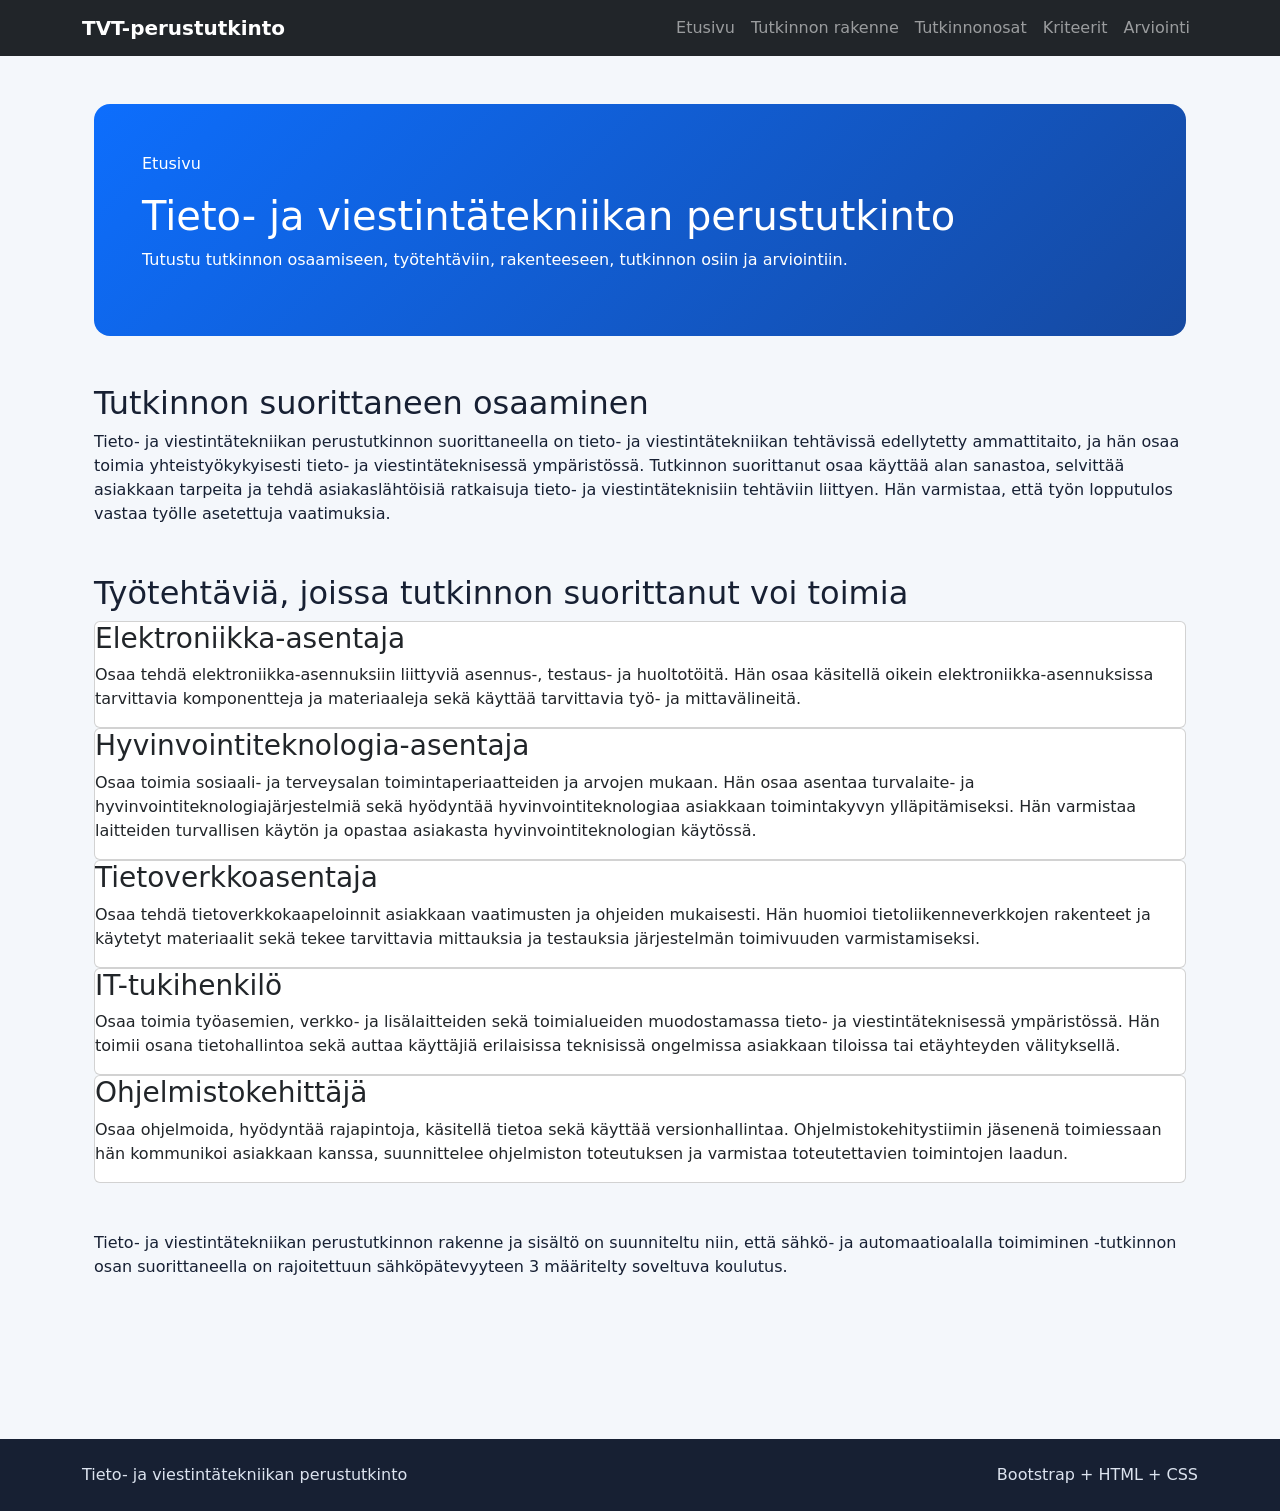
<file: index.html>
<!doctype html><html lang="fi"><head><meta charset="utf-8"><meta name="viewport" content="width=device-width, initial-scale=1"><title>Etusivu | TVT-perustutkinto</title><link href="https://cdn.jsdelivr.net/npm/bootstrap@5.3.3/dist/css/bootstrap.min.css" rel="stylesheet"><link rel="stylesheet" href="styles.css"></head><body><a class="skip-link" href="#main-content">Siirry sisältöön</a><nav class="navbar navbar-expand-lg bg-dark navbar-dark sticky-top" aria-label="Päävalikko">
<div class="container">
<a class="navbar-brand fw-bold" href="index.html">TVT-perustutkinto</a>
<button class="navbar-toggler" type="button" data-bs-toggle="collapse" data-bs-target="#mainNav" aria-controls="mainNav" aria-expanded="false" aria-label="Avaa valikko"><span class="navbar-toggler-icon"></span></button>
<div class="collapse navbar-collapse" id="mainNav"><ul class="navbar-nav ms-auto">
<li class="nav-item"><a class="nav-link" href="index.html">Etusivu</a></li>
<li class="nav-item"><a class="nav-link" href="tutkinnon-rakenne.html">Tutkinnon rakenne</a></li>
<li class="nav-item"><a class="nav-link" href="tutkinnonosat.html">Tutkinnonosat</a></li>
<li class="nav-item"><a class="nav-link" href="kriteerit.html">Kriteerit</a></li>
<li class="nav-item"><a class="nav-link" href="arviointi.html">Arviointi</a></li>
</ul></div></div></nav><main id="main-content"><div class="container py-4 py-lg-5"><div class="container">
<section class="hero p-4 p-md-5 mb-5"><p class="eyebrow">Etusivu</p><h1>Tieto- ja viestintätekniikan perustutkinto</h1><p>Tutustu tutkinnon osaamiseen, työtehtäviin, rakenteeseen, tutkinnon osiin ja arviointiin.</p></section>
<section class="mb-5"><h2>Tutkinnon suorittaneen osaaminen</h2><p>Tieto- ja viestintätekniikan perustutkinnon suorittaneella on tieto- ja viestintätekniikan tehtävissä edellytetty ammattitaito, ja hän osaa toimia yhteistyökykyisesti tieto- ja viestintäteknisessä ympäristössä. Tutkinnon suorittanut osaa käyttää alan sanastoa, selvittää asiakkaan tarpeita ja tehdä asiakaslähtöisiä ratkaisuja tieto- ja viestintäteknisiin tehtäviin liittyen. Hän varmistaa, että työn lopputulos vastaa työlle asetettuja vaatimuksia.</p></section>
<section class="mb-5"><h2>Työtehtäviä, joissa tutkinnon suorittanut voi toimia</h2><div class="card-grid">
<article class="card role-card"><h3>Elektroniikka-asentaja</h3><p>Osaa tehdä elektroniikka-asennuksiin liittyviä asennus-, testaus- ja huoltotöitä. Hän osaa käsitellä oikein elektroniikka-asennuksissa tarvittavia komponentteja ja materiaaleja sekä käyttää tarvittavia työ- ja mittavälineitä.</p></article>
<article class="card role-card"><h3>Hyvinvointiteknologia-asentaja</h3><p>Osaa toimia sosiaali- ja terveysalan toimintaperiaatteiden ja arvojen mukaan. Hän osaa asentaa turvalaite- ja hyvinvointiteknologiajärjestelmiä sekä hyödyntää hyvinvointiteknologiaa asiakkaan toimintakyvyn ylläpitämiseksi. Hän varmistaa laitteiden turvallisen käytön ja opastaa asiakasta hyvinvointiteknologian käytössä.</p></article>
<article class="card role-card"><h3>Tietoverkkoasentaja</h3><p>Osaa tehdä tietoverkkokaapeloinnit asiakkaan vaatimusten ja ohjeiden mukaisesti. Hän huomioi tietoliikenneverkkojen rakenteet ja käytetyt materiaalit sekä tekee tarvittavia mittauksia ja testauksia järjestelmän toimivuuden varmistamiseksi.</p></article>
<article class="card role-card"><h3>IT-tukihenkilö</h3><p>Osaa toimia työasemien, verkko- ja lisälaitteiden sekä toimialueiden muodostamassa tieto- ja viestintäteknisessä ympäristössä. Hän toimii osana tietohallintoa sekä auttaa käyttäjiä erilaisissa teknisissä ongelmissa asiakkaan tiloissa tai etäyhteyden välityksellä.</p></article>
<article class="card role-card"><h3>Ohjelmistokehittäjä</h3><p>Osaa ohjelmoida, hyödyntää rajapintoja, käsitellä tietoa sekä käyttää versionhallintaa. Ohjelmistokehitystiimin jäsenenä toimiessaan hän kommunikoi asiakkaan kanssa, suunnittelee ohjelmiston toteutuksen ja varmistaa toteutettavien toimintojen laadun.</p></article>
</div></section>
<section class="mb-5"><div class="highlight">Tieto- ja viestintätekniikan perustutkinnon rakenne ja sisältö on suunniteltu niin, että sähkö- ja automaatioalalla toimiminen -tutkinnon osan suorittaneella on rajoitettuun sähköpätevyyteen 3 määritelty soveltuva koulutus.</div></section>
</div></div></main><footer class="footer py-4"><div class="container d-flex flex-column flex-sm-row justify-content-between gap-2"><span>Tieto- ja viestintätekniikan perustutkinto</span><span>Bootstrap + HTML + CSS</span></div></footer><script src="https://cdn.jsdelivr.net/npm/bootstrap@5.3.3/dist/js/bootstrap.bundle.min.js"></script></body></html>
</file>
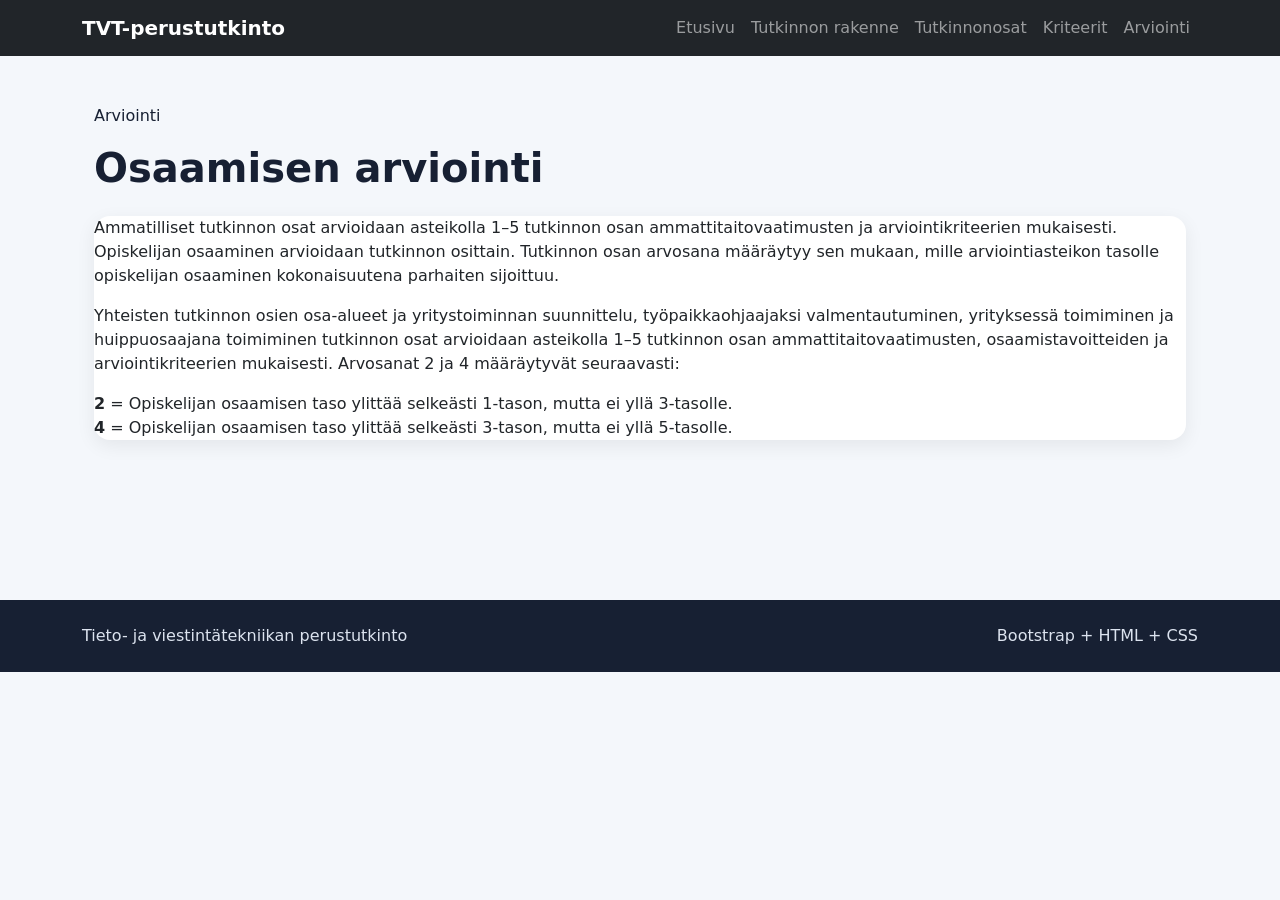
<file: arviointi.html>
<!doctype html><html lang="fi"><head><meta charset="utf-8"><meta name="viewport" content="width=device-width, initial-scale=1"><title>Arviointi | TVT-perustutkinto</title><link href="https://cdn.jsdelivr.net/npm/bootstrap@5.3.3/dist/css/bootstrap.min.css" rel="stylesheet"><link rel="stylesheet" href="styles.css"></head><body><a class="skip-link" href="#main-content">Siirry sisältöön</a><nav class="navbar navbar-expand-lg bg-dark navbar-dark sticky-top" aria-label="Päävalikko">
<div class="container">
<a class="navbar-brand fw-bold" href="index.html">TVT-perustutkinto</a>
<button class="navbar-toggler" type="button" data-bs-toggle="collapse" data-bs-target="#mainNav" aria-controls="mainNav" aria-expanded="false" aria-label="Avaa valikko"><span class="navbar-toggler-icon"></span></button>
<div class="collapse navbar-collapse" id="mainNav"><ul class="navbar-nav ms-auto">
<li class="nav-item"><a class="nav-link" href="index.html">Etusivu</a></li>
<li class="nav-item"><a class="nav-link" href="tutkinnon-rakenne.html">Tutkinnon rakenne</a></li>
<li class="nav-item"><a class="nav-link" href="tutkinnonosat.html">Tutkinnonosat</a></li>
<li class="nav-item"><a class="nav-link" href="kriteerit.html">Kriteerit</a></li>
<li class="nav-item"><a class="nav-link" href="arviointi.html">Arviointi</a></li>
</ul></div></div></nav><main id="main-content"><div class="container py-4 py-lg-5"><div class="container">
<section><p class="eyebrow">Arviointi</p><h1 class="display-6 fw-bold mb-4">Osaamisen arviointi</h1></section>
<section class="mb-5"><article class="card section-card mb-4">
<p>Ammatilliset tutkinnon osat arvioidaan asteikolla 1–5 tutkinnon osan ammattitaitovaatimusten ja arviointikriteerien mukaisesti. Opiskelijan osaaminen arvioidaan tutkinnon osittain. Tutkinnon osan arvosana määräytyy sen mukaan, mille arviointiasteikon tasolle opiskelijan osaaminen kokonaisuutena parhaiten sijoittuu.</p>
<p>Yhteisten tutkinnon osien osa-alueet ja yritystoiminnan suunnittelu, työpaikkaohjaajaksi valmentautuminen, yrityksessä toimiminen ja huippuosaajana toimiminen tutkinnon osat arvioidaan asteikolla 1–5 tutkinnon osan ammattitaitovaatimusten, osaamistavoitteiden ja arviointikriteerien mukaisesti. Arvosanat 2 ja 4 määräytyvät seuraavasti:</p>
<div class="highlight"><strong>2</strong> = Opiskelijan osaamisen taso ylittää selkeästi 1-tason, mutta ei yllä 3-tasolle.</div>
<div class="highlight"><strong>4</strong> = Opiskelijan osaamisen taso ylittää selkeästi 3-tason, mutta ei yllä 5-tasolle.</div>
</article></section>
</div></div></main><footer class="footer py-4"><div class="container d-flex flex-column flex-sm-row justify-content-between gap-2"><span>Tieto- ja viestintätekniikan perustutkinto</span><span>Bootstrap + HTML + CSS</span></div></footer><script src="https://cdn.jsdelivr.net/npm/bootstrap@5.3.3/dist/js/bootstrap.bundle.min.js"></script></body></html>
</file>
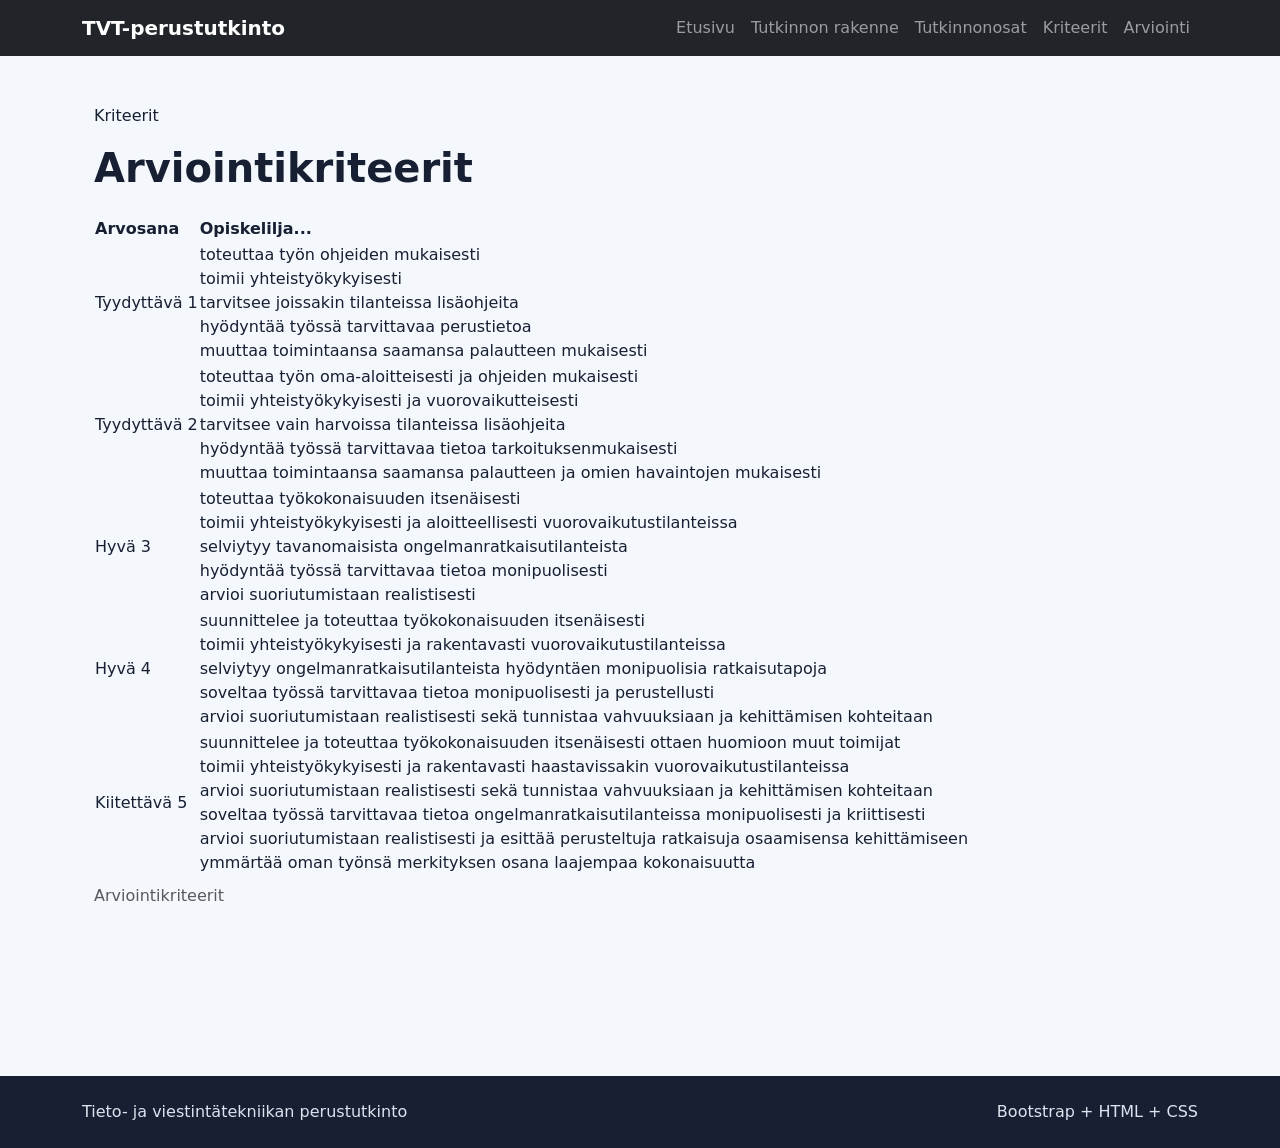
<file: kriteerit.html>
<!doctype html><html lang="fi"><head><meta charset="utf-8"><meta name="viewport" content="width=device-width, initial-scale=1"><title>Kriteerit | TVT-perustutkinto</title><link href="https://cdn.jsdelivr.net/npm/bootstrap@5.3.3/dist/css/bootstrap.min.css" rel="stylesheet"><link rel="stylesheet" href="styles.css"></head><body><a class="skip-link" href="#main-content">Siirry sisältöön</a><nav class="navbar navbar-expand-lg bg-dark navbar-dark sticky-top" aria-label="Päävalikko">
<div class="container">
<a class="navbar-brand fw-bold" href="index.html">TVT-perustutkinto</a>
<button class="navbar-toggler" type="button" data-bs-toggle="collapse" data-bs-target="#mainNav" aria-controls="mainNav" aria-expanded="false" aria-label="Avaa valikko"><span class="navbar-toggler-icon"></span></button>
<div class="collapse navbar-collapse" id="mainNav"><ul class="navbar-nav ms-auto">
<li class="nav-item"><a class="nav-link" href="index.html">Etusivu</a></li>
<li class="nav-item"><a class="nav-link" href="tutkinnon-rakenne.html">Tutkinnon rakenne</a></li>
<li class="nav-item"><a class="nav-link" href="tutkinnonosat.html">Tutkinnonosat</a></li>
<li class="nav-item"><a class="nav-link" href="kriteerit.html">Kriteerit</a></li>
<li class="nav-item"><a class="nav-link" href="arviointi.html">Arviointi</a></li>
</ul></div></div></nav><main id="main-content"><div class="container py-4 py-lg-5"><div class="container">
<section><p class="eyebrow">Kriteerit</p><h1 class="display-6 fw-bold mb-4">Arviointikriteerit</h1></section>
<section class="mb-5"><div class="table-responsive"><table><caption>Arviointikriteerit</caption><thead><tr><th>Arvosana</th><th>Opiskelilja...</th></tr></thead><tbody>
<tr><td class="grade">Tyydyttävä 1</td><td>toteuttaa työn ohjeiden mukaisesti<br>toimii yhteistyökykyisesti<br>tarvitsee joissakin tilanteissa lisäohjeita<br>hyödyntää työssä tarvittavaa perustietoa<br>muuttaa toimintaansa saamansa palautteen mukaisesti</td></tr>
<tr><td class="grade">Tyydyttävä 2</td><td>toteuttaa työn oma-aloitteisesti ja ohjeiden mukaisesti<br>toimii yhteistyökykyisesti ja vuorovaikutteisesti<br>tarvitsee vain harvoissa tilanteissa lisäohjeita<br>hyödyntää työssä tarvittavaa tietoa tarkoituksenmukaisesti<br>muuttaa toimintaansa saamansa palautteen ja omien havaintojen mukaisesti</td></tr>
<tr><td class="grade">Hyvä 3</td><td>toteuttaa työkokonaisuuden itsenäisesti<br>toimii yhteistyökykyisesti ja aloitteellisesti vuorovaikutustilanteissa<br>selviytyy tavanomaisista ongelmanratkaisutilanteista<br>hyödyntää työssä tarvittavaa tietoa monipuolisesti<br>arvioi suoriutumistaan realistisesti</td></tr>
<tr><td class="grade">Hyvä 4</td><td>suunnittelee ja toteuttaa työkokonaisuuden itsenäisesti<br>toimii yhteistyökykyisesti ja rakentavasti vuorovaikutustilanteissa<br>selviytyy ongelmanratkaisutilanteista hyödyntäen monipuolisia ratkaisutapoja<br>soveltaa työssä tarvittavaa tietoa monipuolisesti ja perustellusti<br>arvioi suoriutumistaan realistisesti sekä tunnistaa vahvuuksiaan ja kehittämisen kohteitaan</td></tr>
<tr><td class="grade">Kiitettävä 5</td><td>suunnittelee ja toteuttaa työkokonaisuuden itsenäisesti ottaen huomioon muut toimijat<br>toimii yhteistyökykyisesti ja rakentavasti haastavissakin vuorovaikutustilanteissa<br>arvioi suoriutumistaan realistisesti sekä tunnistaa vahvuuksiaan ja kehittämisen kohteitaan<br>soveltaa työssä tarvittavaa tietoa ongelmanratkaisutilanteissa monipuolisesti ja kriittisesti<br>arvioi suoriutumistaan realistisesti ja esittää perusteltuja ratkaisuja osaamisensa kehittämiseen<br>ymmärtää oman työnsä merkityksen osana laajempaa kokonaisuutta</td></tr>
</tbody></table></div></section>
</div></div></main><footer class="footer py-4"><div class="container d-flex flex-column flex-sm-row justify-content-between gap-2"><span>Tieto- ja viestintätekniikan perustutkinto</span><span>Bootstrap + HTML + CSS</span></div></footer><script src="https://cdn.jsdelivr.net/npm/bootstrap@5.3.3/dist/js/bootstrap.bundle.min.js"></script></body></html>
</file>
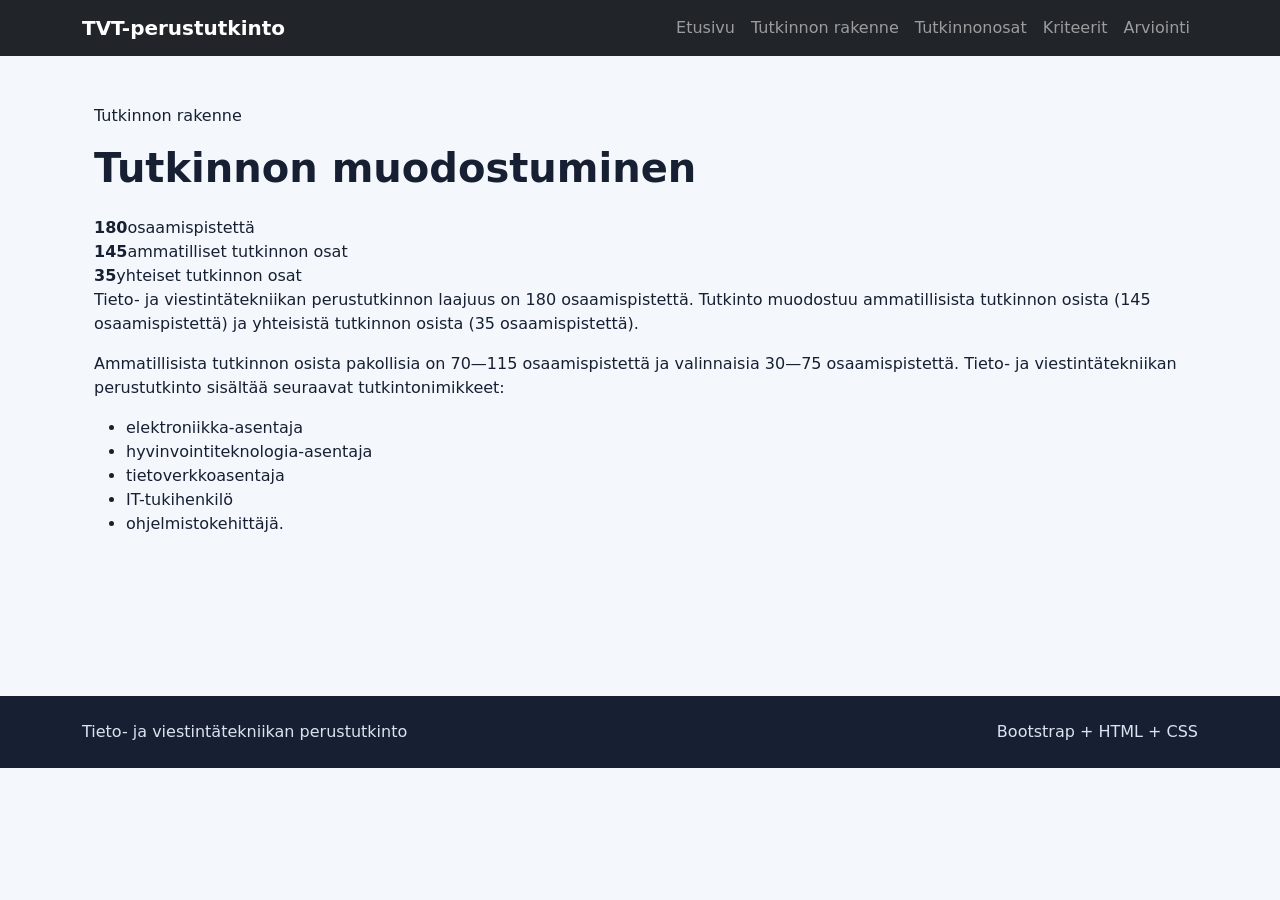
<file: tutkinnon-rakenne.html>
<!doctype html><html lang="fi"><head><meta charset="utf-8"><meta name="viewport" content="width=device-width, initial-scale=1"><title>Tutkinnon rakenne | TVT-perustutkinto</title><link href="https://cdn.jsdelivr.net/npm/bootstrap@5.3.3/dist/css/bootstrap.min.css" rel="stylesheet"><link rel="stylesheet" href="styles.css"></head><body><a class="skip-link" href="#main-content">Siirry sisältöön</a><nav class="navbar navbar-expand-lg bg-dark navbar-dark sticky-top" aria-label="Päävalikko">
<div class="container">
<a class="navbar-brand fw-bold" href="index.html">TVT-perustutkinto</a>
<button class="navbar-toggler" type="button" data-bs-toggle="collapse" data-bs-target="#mainNav" aria-controls="mainNav" aria-expanded="false" aria-label="Avaa valikko"><span class="navbar-toggler-icon"></span></button>
<div class="collapse navbar-collapse" id="mainNav"><ul class="navbar-nav ms-auto">
<li class="nav-item"><a class="nav-link" href="index.html">Etusivu</a></li>
<li class="nav-item"><a class="nav-link" href="tutkinnon-rakenne.html">Tutkinnon rakenne</a></li>
<li class="nav-item"><a class="nav-link" href="tutkinnonosat.html">Tutkinnonosat</a></li>
<li class="nav-item"><a class="nav-link" href="kriteerit.html">Kriteerit</a></li>
<li class="nav-item"><a class="nav-link" href="arviointi.html">Arviointi</a></li>
</ul></div></div></nav><main id="main-content"><div class="container py-4 py-lg-5"><div class="container">
<section><p class="eyebrow">Tutkinnon rakenne</p><h1 class="display-6 fw-bold mb-4">Tutkinnon muodostuminen</h1></section>
<div class="stat-grid"><div class="stat"><strong>180</strong><span>osaamispistettä</span></div><div class="stat"><strong>145</strong><span>ammatilliset tutkinnon osat</span></div><div class="stat"><strong>35</strong><span>yhteiset tutkinnon osat</span></div></div>
<section class="mb-5"><p>Tieto- ja viestintätekniikan perustutkinnon laajuus on 180 osaamispistettä. Tutkinto muodostuu ammatillisista tutkinnon osista (145 osaamispistettä) ja yhteisistä tutkinnon osista (35 osaamispistettä).</p>
<p>Ammatillisista tutkinnon osista pakollisia on 70—115 osaamispistettä ja valinnaisia 30—75 osaamispistettä. Tieto- ja viestintätekniikan perustutkinto sisältää seuraavat tutkintonimikkeet:</p>
<ul class="list-clean"><li>elektroniikka-asentaja</li><li>hyvinvointiteknologia-asentaja</li><li>tietoverkkoasentaja</li><li>IT-tukihenkilö</li><li>ohjelmistokehittäjä.</li></ul></section>
</div></div></main><footer class="footer py-4"><div class="container d-flex flex-column flex-sm-row justify-content-between gap-2"><span>Tieto- ja viestintätekniikan perustutkinto</span><span>Bootstrap + HTML + CSS</span></div></footer><script src="https://cdn.jsdelivr.net/npm/bootstrap@5.3.3/dist/js/bootstrap.bundle.min.js"></script></body></html>
</file>
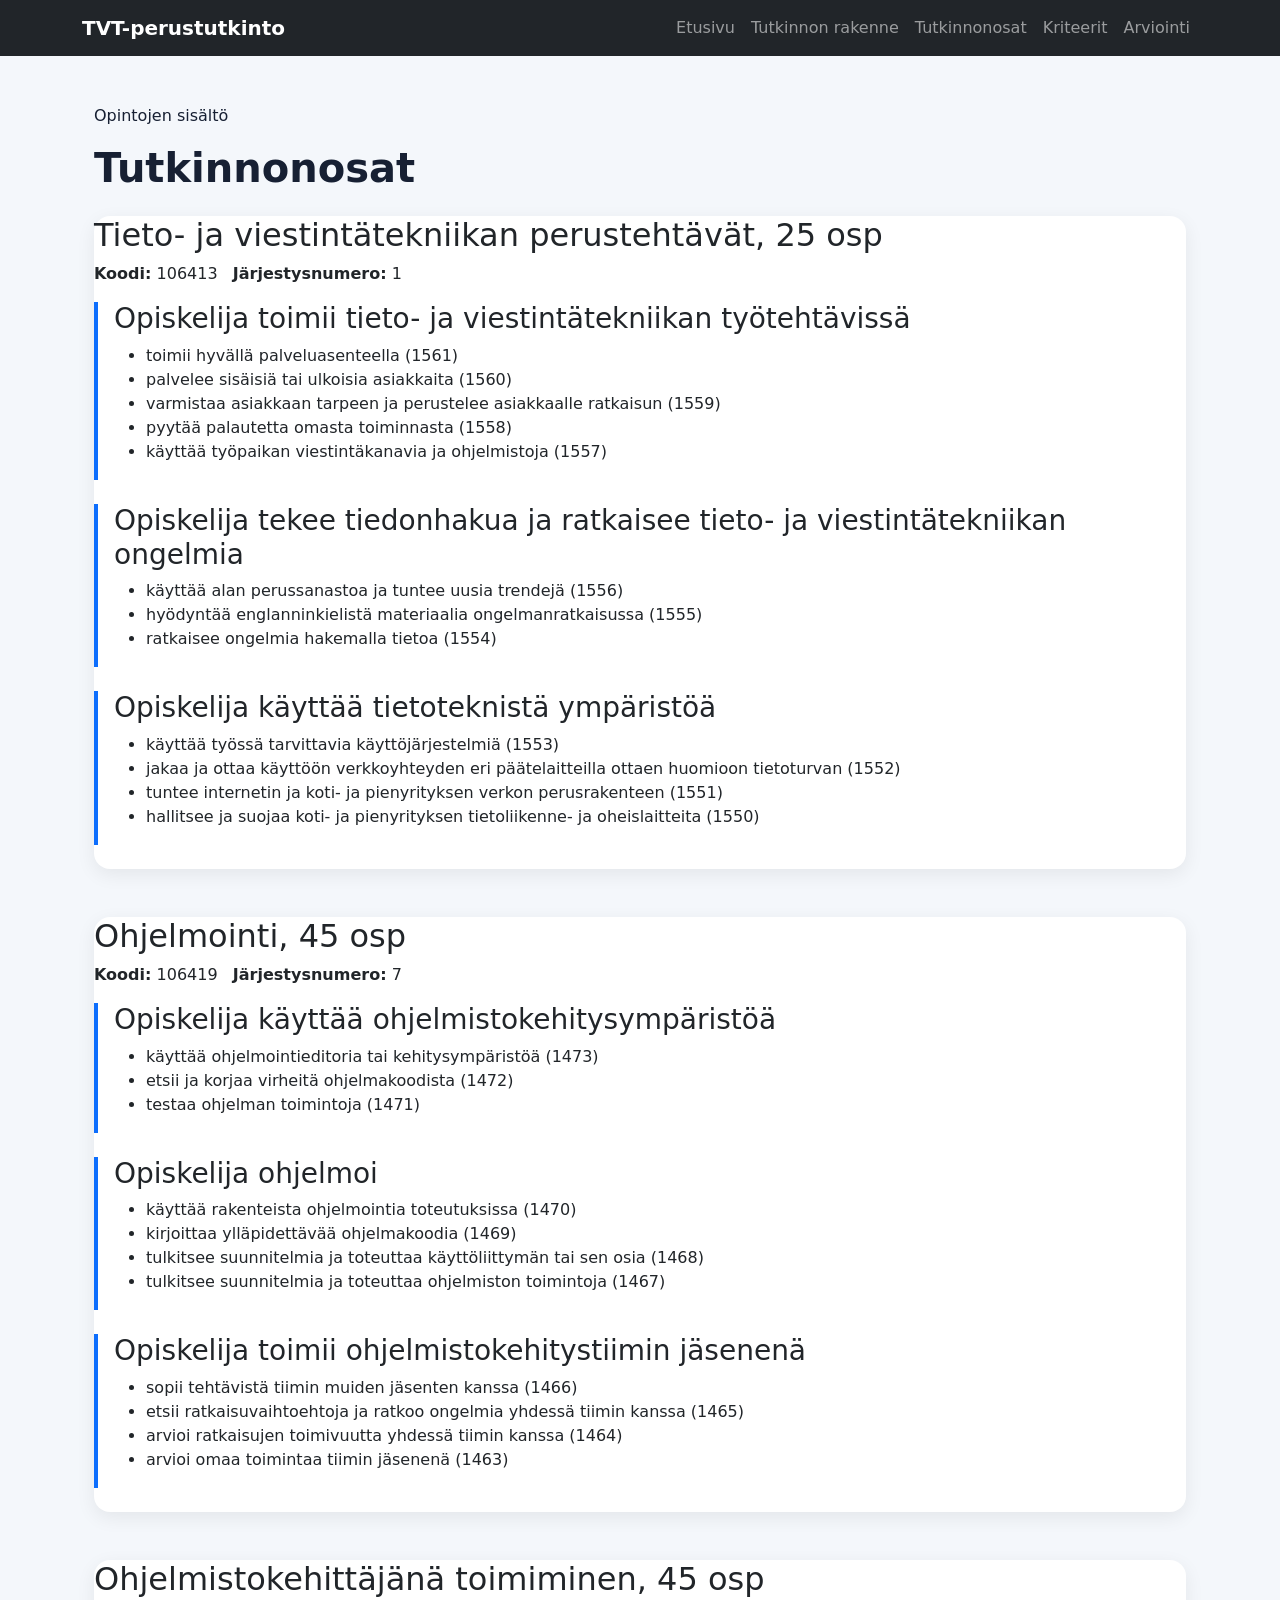
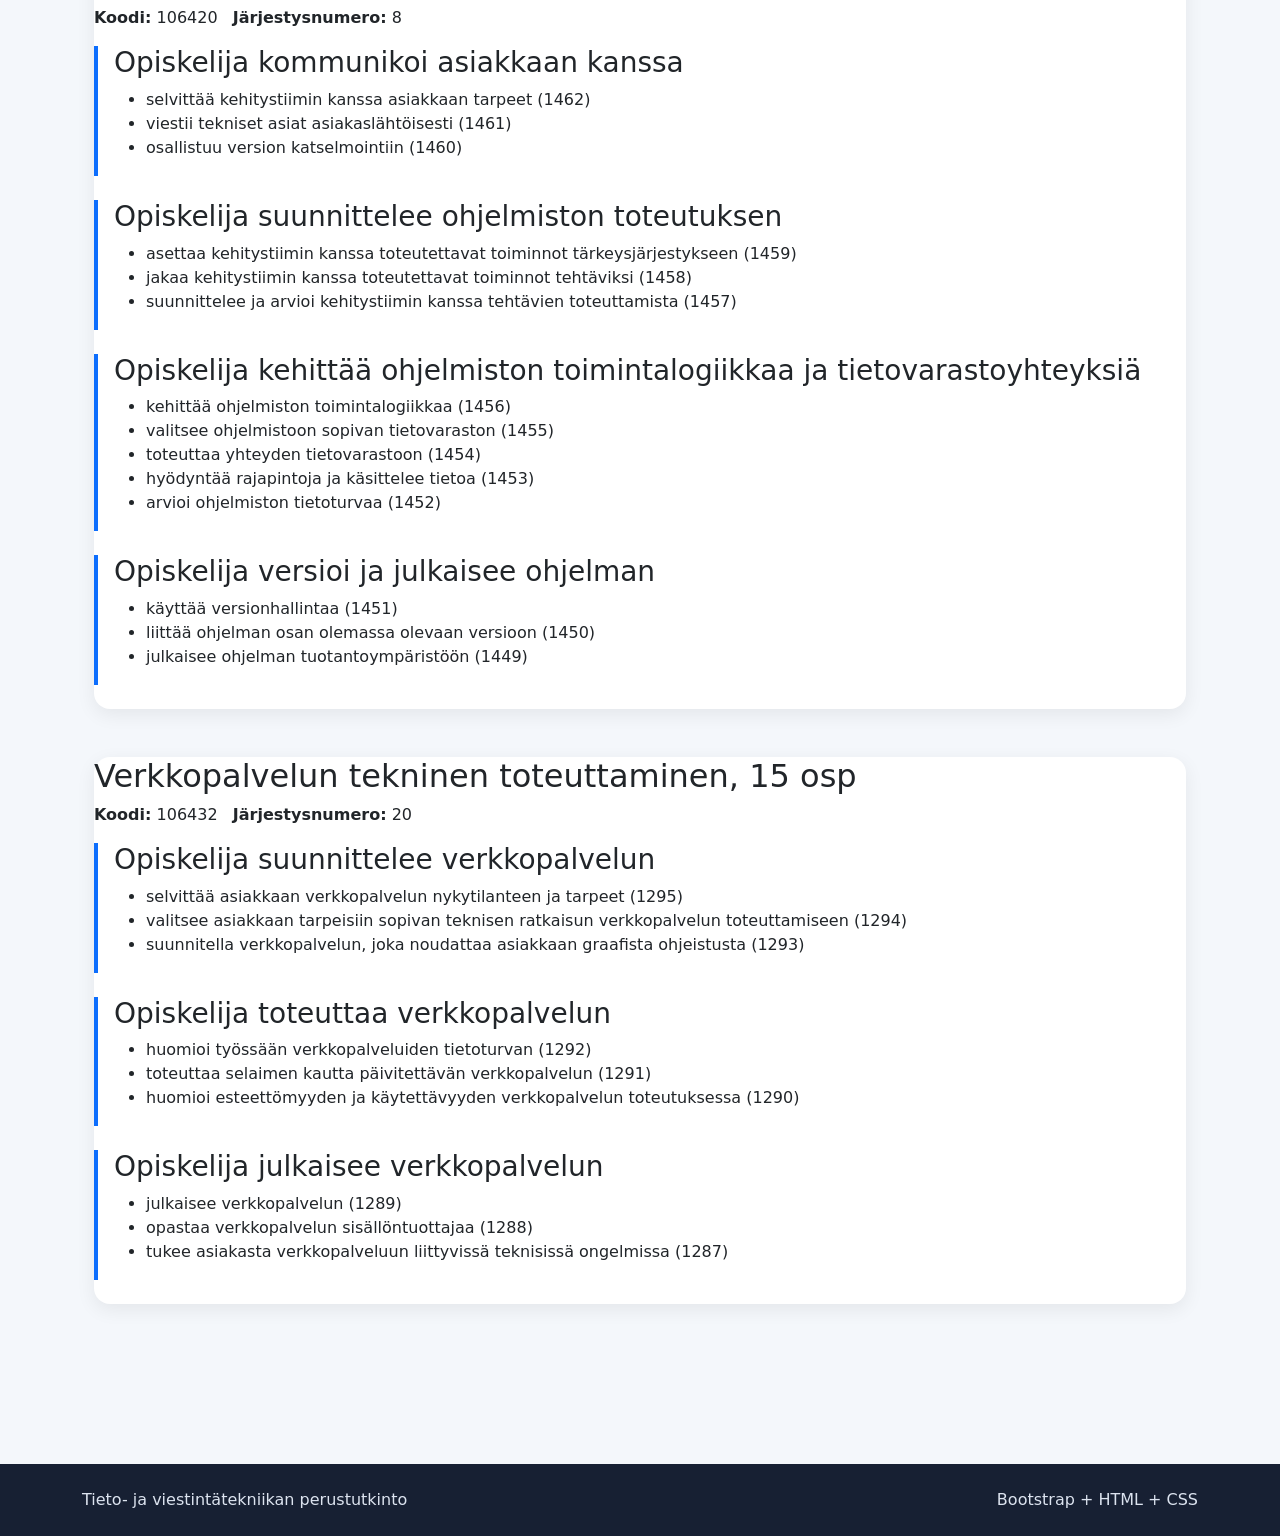
<file: tutkinnonosat.html>
<!doctype html><html lang="fi"><head><meta charset="utf-8"><meta name="viewport" content="width=device-width, initial-scale=1"><title>Tutkinnonosat | TVT-perustutkinto</title><link href="https://cdn.jsdelivr.net/npm/bootstrap@5.3.3/dist/css/bootstrap.min.css" rel="stylesheet"><link rel="stylesheet" href="styles.css"></head><body><a class="skip-link" href="#main-content">Siirry sisältöön</a><nav class="navbar navbar-expand-lg bg-dark navbar-dark sticky-top" aria-label="Päävalikko">
<div class="container">
<a class="navbar-brand fw-bold" href="index.html">TVT-perustutkinto</a>
<button class="navbar-toggler" type="button" data-bs-toggle="collapse" data-bs-target="#mainNav" aria-controls="mainNav" aria-expanded="false" aria-label="Avaa valikko"><span class="navbar-toggler-icon"></span></button>
<div class="collapse navbar-collapse" id="mainNav"><ul class="navbar-nav ms-auto">
<li class="nav-item"><a class="nav-link" href="index.html">Etusivu</a></li>
<li class="nav-item"><a class="nav-link" href="tutkinnon-rakenne.html">Tutkinnon rakenne</a></li>
<li class="nav-item"><a class="nav-link" href="tutkinnonosat.html">Tutkinnonosat</a></li>
<li class="nav-item"><a class="nav-link" href="kriteerit.html">Kriteerit</a></li>
<li class="nav-item"><a class="nav-link" href="arviointi.html">Arviointi</a></li>
</ul></div></div></nav><main id="main-content"><div class="container py-4 py-lg-5"><div class="container">
<section><p class="eyebrow">Opintojen sisältö</p><h1 class="display-6 fw-bold mb-4">Tutkinnonosat</h1></section>
<section class="mb-5">
<article class="card section-card mb-4"><h2>Tieto- ja viestintätekniikan perustehtävät, 25 osp</h2><p><strong>Koodi:</strong> 106413 &nbsp; <strong>Järjestysnumero:</strong> 1</p>
<div class="requirement-group"><h3>Opiskelija toimii tieto- ja viestintätekniikan työtehtävissä</h3><ul class="list-clean"><li>toimii hyvällä palveluasenteella (1561)</li><li>palvelee sisäisiä tai ulkoisia asiakkaita (1560)</li><li>varmistaa asiakkaan tarpeen ja perustelee asiakkaalle ratkaisun (1559)</li><li>pyytää palautetta omasta toiminnasta (1558)</li><li>käyttää työpaikan viestintäkanavia ja ohjelmistoja (1557)</li></ul></div>
<div class="requirement-group"><h3>Opiskelija tekee tiedonhakua ja ratkaisee tieto- ja viestintätekniikan ongelmia</h3><ul class="list-clean"><li>käyttää alan perussanastoa ja tuntee uusia trendejä (1556)</li><li>hyödyntää englanninkielistä materiaalia ongelmanratkaisussa (1555)</li><li>ratkaisee ongelmia hakemalla tietoa (1554)</li></ul></div>
<div class="requirement-group"><h3>Opiskelija käyttää tietoteknistä ympäristöä</h3><ul class="list-clean"><li>käyttää työssä tarvittavia käyttöjärjestelmiä (1553)</li><li>jakaa ja ottaa käyttöön verkkoyhteyden eri päätelaitteilla ottaen huomioon tietoturvan (1552)</li><li>tuntee internetin ja koti- ja pienyrityksen verkon perusrakenteen (1551)</li><li>hallitsee ja suojaa koti- ja pienyrityksen tietoliikenne- ja oheislaitteita (1550)</li></ul></div></article>
</section>
<section class="mb-5"><article class="card section-card mb-4"><h2>Ohjelmointi, 45 osp</h2><p><strong>Koodi:</strong> 106419 &nbsp; <strong>Järjestysnumero:</strong> 7</p>
<div class="requirement-group"><h3>Opiskelija käyttää ohjelmistokehitysympäristöä</h3><ul class="list-clean"><li>käyttää ohjelmointieditoria tai kehitysympäristöä (1473)</li><li>etsii ja korjaa virheitä ohjelmakoodista (1472)</li><li>testaa ohjelman toimintoja (1471)</li></ul></div>
<div class="requirement-group"><h3>Opiskelija ohjelmoi</h3><ul class="list-clean"><li>käyttää rakenteista ohjelmointia toteutuksissa (1470)</li><li>kirjoittaa ylläpidettävää ohjelmakoodia (1469)</li><li>tulkitsee suunnitelmia ja toteuttaa käyttöliittymän tai sen osia (1468)</li><li>tulkitsee suunnitelmia ja toteuttaa ohjelmiston toimintoja (1467)</li></ul></div>
<div class="requirement-group"><h3>Opiskelija toimii ohjelmistokehitystiimin jäsenenä</h3><ul class="list-clean"><li>sopii tehtävistä tiimin muiden jäsenten kanssa (1466)</li><li>etsii ratkaisuvaihtoehtoja ja ratkoo ongelmia yhdessä tiimin kanssa (1465)</li><li>arvioi ratkaisujen toimivuutta yhdessä tiimin kanssa (1464)</li><li>arvioi omaa toimintaa tiimin jäsenenä (1463)</li></ul></div></article></section>
<section class="mb-5"><article class="card section-card mb-4"><h2>Ohjelmistokehittäjänä toimiminen, 45 osp</h2><p><strong>Koodi:</strong> 106420 &nbsp; <strong>Järjestysnumero:</strong> 8</p>
<div class="requirement-group"><h3>Opiskelija kommunikoi asiakkaan kanssa</h3><ul class="list-clean"><li>selvittää kehitystiimin kanssa asiakkaan tarpeet (1462)</li><li>viestii tekniset asiat asiakaslähtöisesti (1461)</li><li>osallistuu version katselmointiin (1460)</li></ul></div>
<div class="requirement-group"><h3>Opiskelija suunnittelee ohjelmiston toteutuksen</h3><ul class="list-clean"><li>asettaa kehitystiimin kanssa toteutettavat toiminnot tärkeysjärjestykseen (1459)</li><li>jakaa kehitystiimin kanssa toteutettavat toiminnot tehtäviksi (1458)</li><li>suunnittelee ja arvioi kehitystiimin kanssa tehtävien toteuttamista (1457)</li></ul></div>
<div class="requirement-group"><h3>Opiskelija kehittää ohjelmiston toimintalogiikkaa ja tietovarastoyhteyksiä</h3><ul class="list-clean"><li>kehittää ohjelmiston toimintalogiikkaa (1456)</li><li>valitsee ohjelmistoon sopivan tietovaraston (1455)</li><li>toteuttaa yhteyden tietovarastoon (1454)</li><li>hyödyntää rajapintoja ja käsittelee tietoa (1453)</li><li>arvioi ohjelmiston tietoturvaa (1452)</li></ul></div>
<div class="requirement-group"><h3>Opiskelija versioi ja julkaisee ohjelman</h3><ul class="list-clean"><li>käyttää versionhallintaa (1451)</li><li>liittää ohjelman osan olemassa olevaan versioon (1450)</li><li>julkaisee ohjelman tuotantoympäristöön (1449)</li></ul></div></article></section>
<section class="mb-5"><article class="card section-card mb-4"><h2>Verkkopalvelun tekninen toteuttaminen, 15 osp</h2><p><strong>Koodi:</strong> 106432 &nbsp; <strong>Järjestysnumero:</strong> 20</p>
<div class="requirement-group"><h3>Opiskelija suunnittelee verkkopalvelun</h3><ul class="list-clean"><li>selvittää asiakkaan verkkopalvelun nykytilanteen ja tarpeet (1295)</li><li>valitsee asiakkaan tarpeisiin sopivan teknisen ratkaisun verkkopalvelun toteuttamiseen (1294)</li><li>suunnitella verkkopalvelun, joka noudattaa asiakkaan graafista ohjeistusta (1293)</li></ul></div>
<div class="requirement-group"><h3>Opiskelija toteuttaa verkkopalvelun</h3><ul class="list-clean"><li>huomioi työssään verkkopalveluiden tietoturvan (1292)</li><li>toteuttaa selaimen kautta päivitettävän verkkopalvelun (1291)</li><li>huomioi esteettömyyden ja käytettävyyden verkkopalvelun toteutuksessa (1290)</li></ul></div>
<div class="requirement-group"><h3>Opiskelija julkaisee verkkopalvelun</h3><ul class="list-clean"><li>julkaisee verkkopalvelun (1289)</li><li>opastaa verkkopalvelun sisällöntuottajaa (1288)</li><li>tukee asiakasta verkkopalveluun liittyvissä teknisissä ongelmissa (1287)</li></ul></div></article></section>
</div></div></main><footer class="footer py-4"><div class="container d-flex flex-column flex-sm-row justify-content-between gap-2"><span>Tieto- ja viestintätekniikan perustutkinto</span><span>Bootstrap + HTML + CSS</span></div></footer><script src="https://cdn.jsdelivr.net/npm/bootstrap@5.3.3/dist/js/bootstrap.bundle.min.js"></script></body></html>
</file>
<file: styles.css>
body{background:#f4f7fb;color:#172033}
.hero{background:linear-gradient(135deg,#0d6efd,#1649a0);color:#fff;border-radius:1rem}
.section-card{border:0;border-radius:1rem;box-shadow:0 .35rem 1.2rem rgba(0,0,0,.07)}
.stat-card{border:0;border-radius:1rem}
.stat-number{font-size:2.5rem;font-weight:800;color:#0d6efd}
.requirement-group{border-left:4px solid #0d6efd;padding-left:1rem;margin-bottom:1.5rem}
.table-responsive{overflow-x:auto}
.grade{white-space:nowrap}
.skip-link{position:absolute;left:-9999px;top:auto}
.skip-link:focus{left:1rem;top:1rem;z-index:2000;background:#fff;padding:.75rem 1rem;border-radius:.5rem}
.footer{margin-top:4rem;background:#172033;color:#dce3ef}
@media(max-width:575.98px){.hero h1{font-size:2rem}.table{font-size:.9rem}}
</file>
